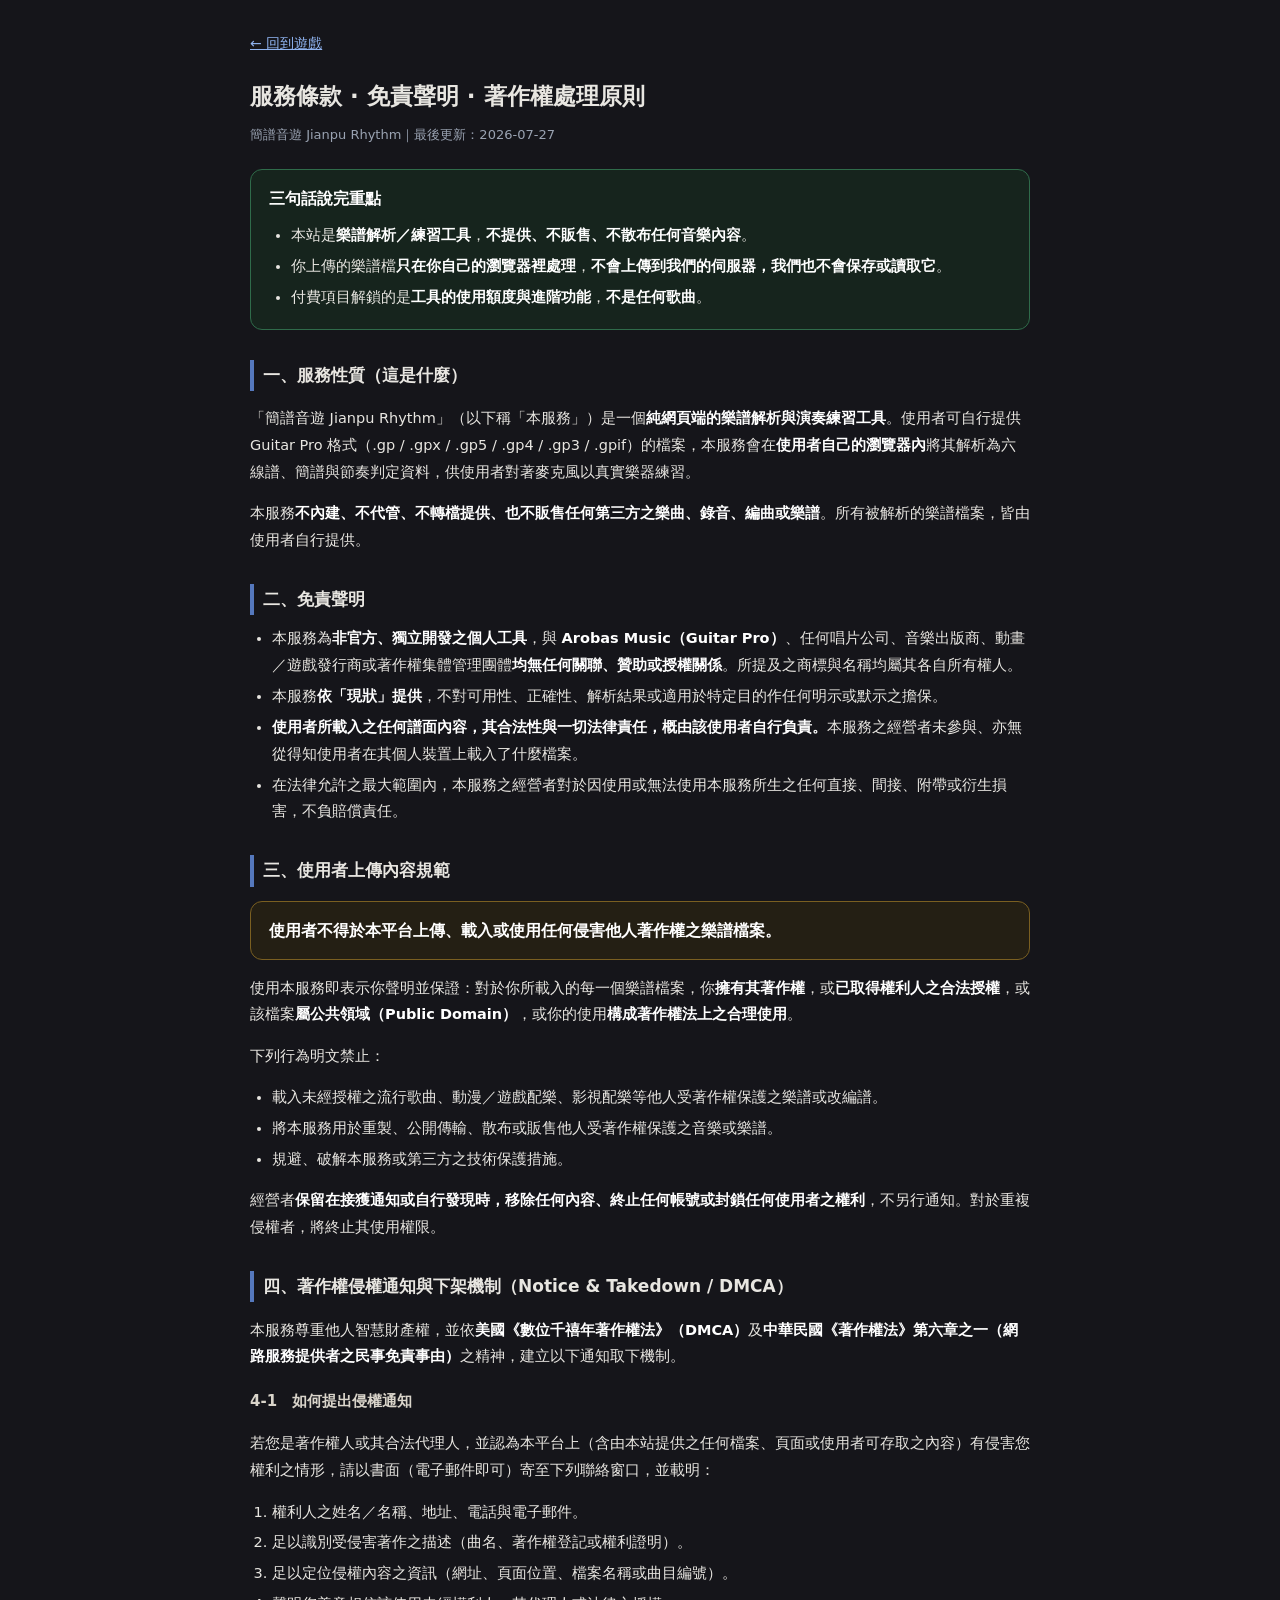
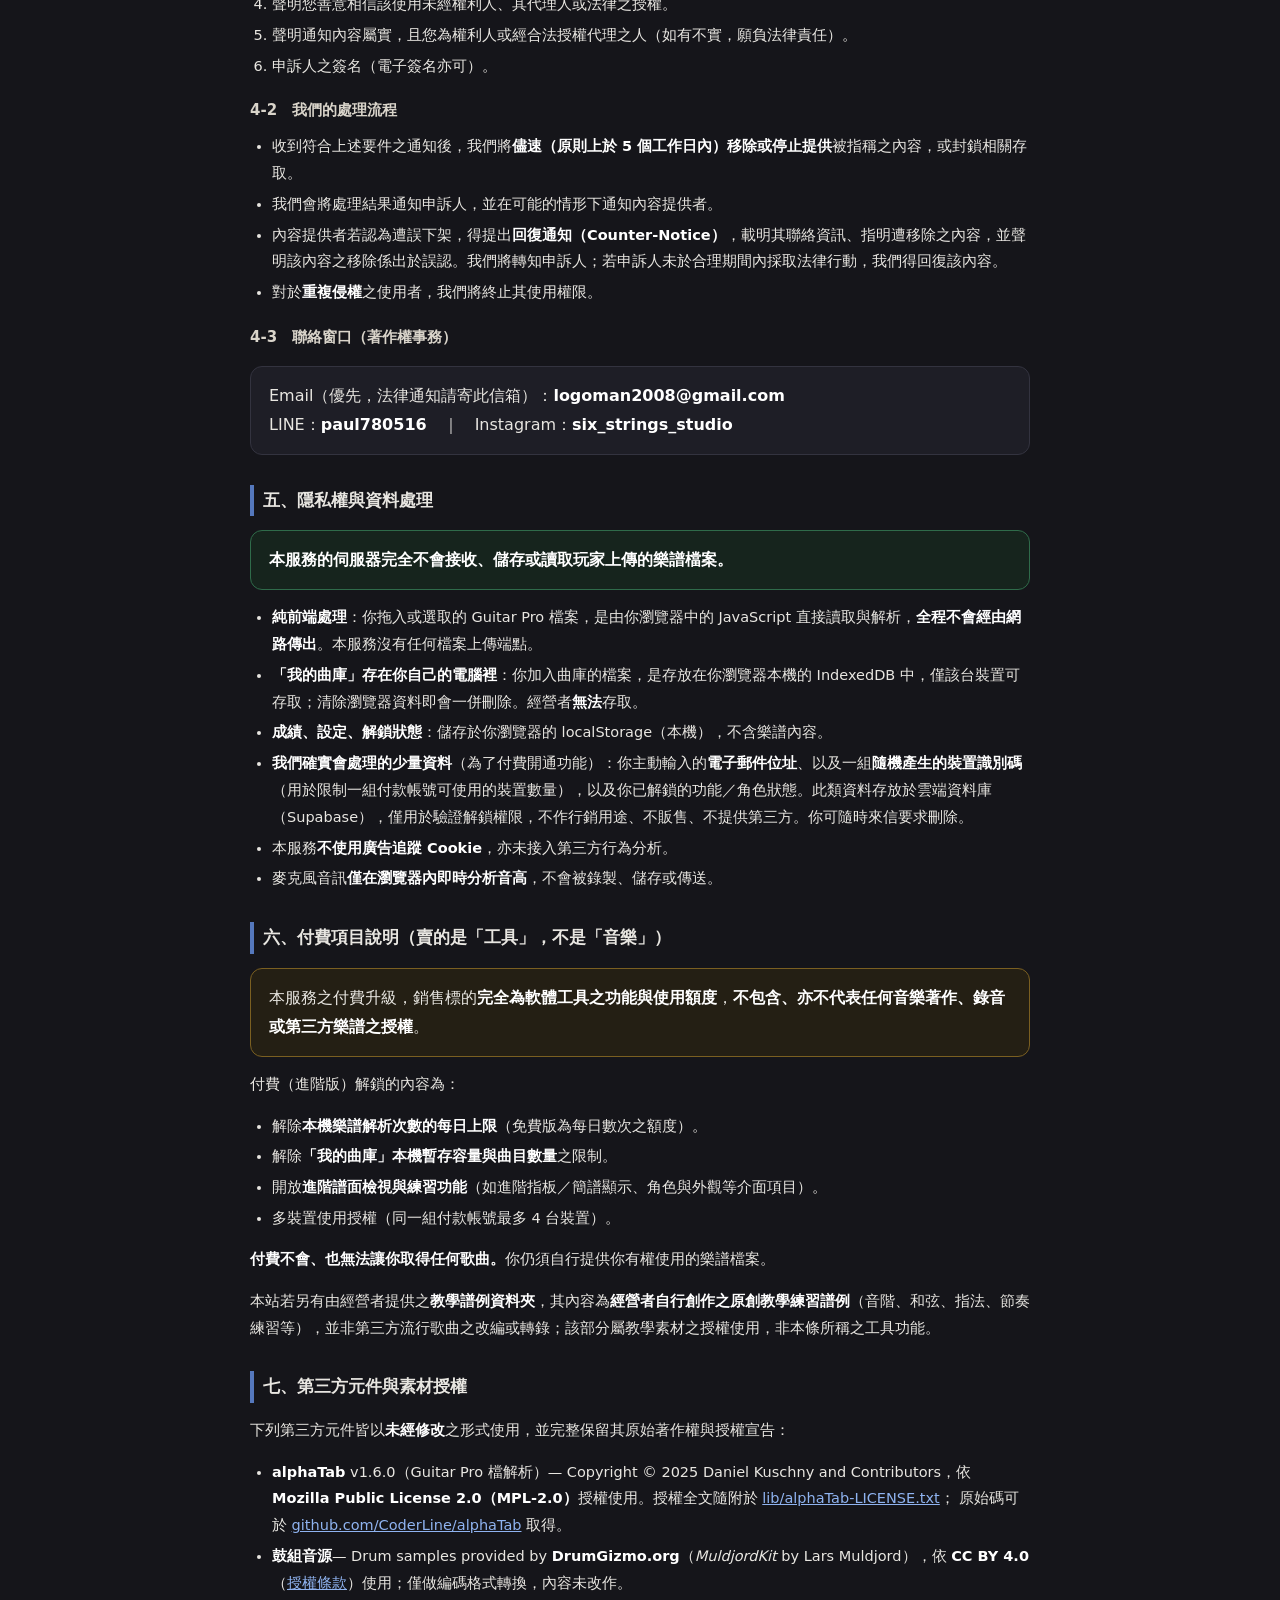
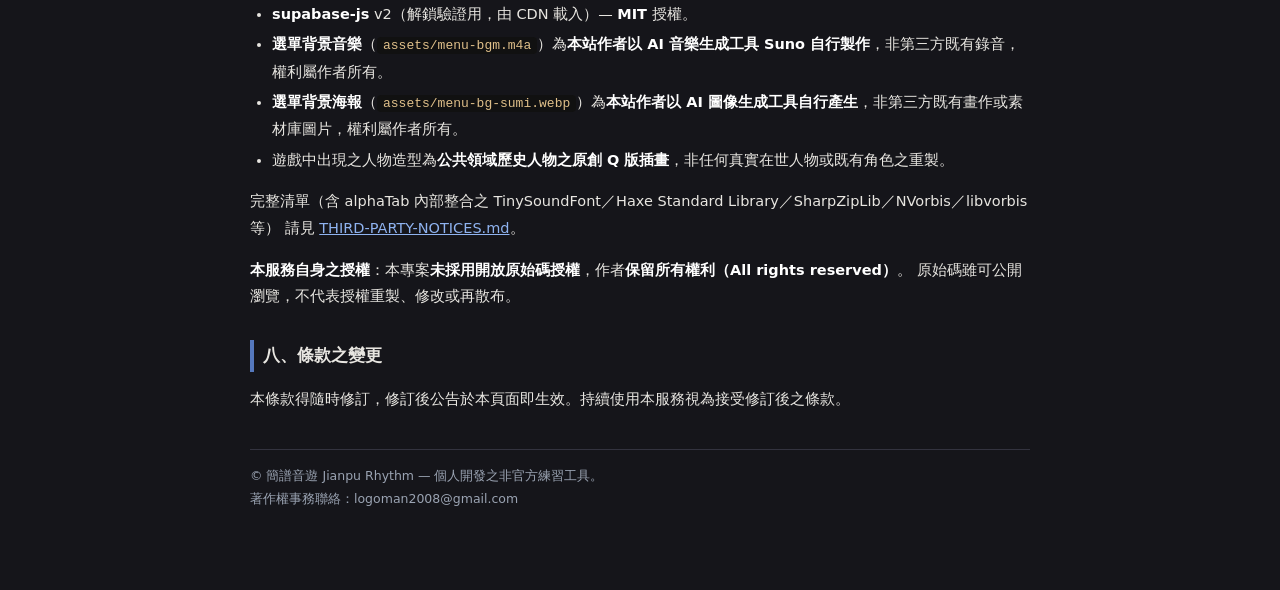
<file: terms.html>
<!DOCTYPE html>
<html lang="zh-Hant">
<head>
<meta charset="UTF-8" />
<meta name="viewport" content="width=device-width, initial-scale=1" />
<title>服務條款・免責聲明・著作權處理｜簡譜音遊 Jianpu Rhythm</title>
<meta name="description" content="簡譜音遊 Jianpu Rhythm 的服務條款、免責聲明、著作權侵權通知與下架機制（DMCA）、隱私權與資料處理說明，以及第三方元件授權。" />
<meta name="robots" content="index, follow" />
<link rel="canonical" href="https://logoman2008-dev.github.io/jianpu-rhythm-play/terms.html" />
<style>
  :root{--bg:#15151a;--card:#1e1e26;--line:#33333f;--txt:#e8e6e1;--muted:#9aa3b2;--accent:#5578bd;--gold:#e0a44b;}
  *{box-sizing:border-box}
  html,body{margin:0;background:var(--bg);color:var(--txt);
    font-family:system-ui,"PingFang TC","Noto Sans TC","Microsoft JhengHei",sans-serif;line-height:1.85}
  .wrap{max-width:820px;margin:0 auto;padding:28px 20px 80px}
  a{color:#8fb3f0}
  h1{font-size:23px;margin:0 0 6px}
  .sub{color:var(--muted);font-size:13px;margin:0 0 22px}
  h2{font-size:17px;margin:30px 0 10px;border-left:4px solid var(--accent);padding-left:9px}
  h3{font-size:15px;margin:18px 0 6px;color:#d9d4ca}
  p,li{font-size:14.5px}
  ul,ol{padding-left:22px;margin:8px 0}
  li{margin:4px 0}
  .box{background:var(--card);border:1px solid var(--line);border-radius:12px;padding:14px 18px;margin:14px 0}
  .box.warn{border-color:#7a5f21;background:#241f14}
  .box.ok{border-color:#2f6b4a;background:#16241d}
  b{color:#fff}
  code{background:#111;padding:1px 6px;border-radius:4px;color:#e0c08a;font-size:13px}
  .back{display:inline-block;margin-bottom:18px;font-size:14px}
  .foot{margin-top:36px;padding-top:14px;border-top:1px solid var(--line);color:var(--muted);font-size:12.5px}
</style>
</head>
<body>
<div class="wrap">
  <a class="back" href="index.html">← 回到遊戲</a>
  <h1>服務條款 · 免責聲明 · 著作權處理原則</h1>
  <p class="sub">簡譜音遊 Jianpu Rhythm｜最後更新：2026-07-27</p>

  <div class="box ok">
    <b>三句話說完重點</b>
    <ul style="margin-bottom:0">
      <li>本站是<b>樂譜解析／練習工具</b>，<b>不提供、不販售、不散布任何音樂內容</b>。</li>
      <li>你上傳的樂譜檔<b>只在你自己的瀏覽器裡處理</b>，<b>不會上傳到我們的伺服器，我們也不會保存或讀取它</b>。</li>
      <li>付費項目解鎖的是<b>工具的使用額度與進階功能</b>，<b>不是任何歌曲</b>。</li>
    </ul>
  </div>

  <h2>一、服務性質（這是什麼）</h2>
  <p>「簡譜音遊 Jianpu Rhythm」（以下稱「本服務」）是一個<b>純網頁端的樂譜解析與演奏練習工具</b>。使用者可自行提供 Guitar Pro 格式（.gp / .gpx / .gp5 / .gp4 / .gp3 / .gpif）的檔案，本服務會在<b>使用者自己的瀏覽器內</b>將其解析為六線譜、簡譜與節奏判定資料，供使用者對著麥克風以真實樂器練習。</p>
  <p>本服務<b>不內建、不代管、不轉檔提供、也不販售任何第三方之樂曲、錄音、編曲或樂譜</b>。所有被解析的樂譜檔案，皆由使用者自行提供。</p>

  <h2>二、免責聲明</h2>
  <ul>
    <li>本服務為<b>非官方、獨立開發之個人工具</b>，與 <b>Arobas Music（Guitar Pro）</b>、任何唱片公司、音樂出版商、動畫／遊戲發行商或著作權集體管理團體<b>均無任何關聯、贊助或授權關係</b>。所提及之商標與名稱均屬其各自所有權人。</li>
    <li>本服務<b>依「現狀」提供</b>，不對可用性、正確性、解析結果或適用於特定目的作任何明示或默示之擔保。</li>
    <li><b>使用者所載入之任何譜面內容，其合法性與一切法律責任，概由該使用者自行負責。</b>本服務之經營者未參與、亦無從得知使用者在其個人裝置上載入了什麼檔案。</li>
    <li>在法律允許之最大範圍內，本服務之經營者對於因使用或無法使用本服務所生之任何直接、間接、附帶或衍生損害，不負賠償責任。</li>
  </ul>

  <h2>三、使用者上傳內容規範</h2>
  <div class="box warn">
    <b>使用者不得於本平台上傳、載入或使用任何侵害他人著作權之樂譜檔案。</b>
  </div>
  <p>使用本服務即表示你聲明並保證：對於你所載入的每一個樂譜檔案，你<b>擁有其著作權</b>，或<b>已取得權利人之合法授權</b>，或該檔案<b>屬公共領域（Public Domain）</b>，或你的使用<b>構成著作權法上之合理使用</b>。</p>
  <p>下列行為明文禁止：</p>
  <ul>
    <li>載入未經授權之流行歌曲、動漫／遊戲配樂、影視配樂等他人受著作權保護之樂譜或改編譜。</li>
    <li>將本服務用於重製、公開傳輸、散布或販售他人受著作權保護之音樂或樂譜。</li>
    <li>規避、破解本服務或第三方之技術保護措施。</li>
  </ul>
  <p>經營者<b>保留在接獲通知或自行發現時，移除任何內容、終止任何帳號或封鎖任何使用者之權利</b>，不另行通知。對於重複侵權者，將終止其使用權限。</p>

  <h2 id="dmca">四、著作權侵權通知與下架機制（Notice &amp; Takedown / DMCA）</h2>
  <p>本服務尊重他人智慧財產權，並依<b>美國《數位千禧年著作權法》（DMCA）</b>及<b>中華民國《著作權法》第六章之一（網路服務提供者之民事免責事由）</b>之精神，建立以下通知取下機制。</p>

  <h3>4-1　如何提出侵權通知</h3>
  <p>若您是著作權人或其合法代理人，並認為本平台上（含由本站提供之任何檔案、頁面或使用者可存取之內容）有侵害您權利之情形，請以書面（電子郵件即可）寄至下列聯絡窗口，並載明：</p>
  <ol>
    <li>權利人之姓名／名稱、地址、電話與電子郵件。</li>
    <li>足以識別受侵害著作之描述（曲名、著作權登記或權利證明）。</li>
    <li>足以定位侵權內容之資訊（網址、頁面位置、檔案名稱或曲目編號）。</li>
    <li>聲明您善意相信該使用未經權利人、其代理人或法律之授權。</li>
    <li>聲明通知內容屬實，且您為權利人或經合法授權代理之人（如有不實，願負法律責任）。</li>
    <li>申訴人之簽名（電子簽名亦可）。</li>
  </ol>

  <h3>4-2　我們的處理流程</h3>
  <ul>
    <li>收到符合上述要件之通知後，我們將<b>儘速（原則上於 5 個工作日內）移除或停止提供</b>被指稱之內容，或封鎖相關存取。</li>
    <li>我們會將處理結果通知申訴人，並在可能的情形下通知內容提供者。</li>
    <li>內容提供者若認為遭誤下架，得提出<b>回復通知（Counter-Notice）</b>，載明其聯絡資訊、指明遭移除之內容，並聲明該內容之移除係出於誤認。我們將轉知申訴人；若申訴人未於合理期間內採取法律行動，我們得回復該內容。</li>
    <li>對於<b>重複侵權</b>之使用者，我們將終止其使用權限。</li>
  </ul>

  <h3>4-3　聯絡窗口（著作權事務）</h3>
  <div class="box">
    Email（優先，法律通知請寄此信箱）：<b>logoman2008@gmail.com</b><br />
    LINE：<b>paul780516</b>　｜　Instagram：<b>six_strings_studio</b>
  </div>

  <h2 id="privacy">五、隱私權與資料處理</h2>
  <div class="box ok">
    <b>本服務的伺服器完全不會接收、儲存或讀取玩家上傳的樂譜檔案。</b>
  </div>
  <ul>
    <li><b>純前端處理</b>：你拖入或選取的 Guitar Pro 檔案，是由你瀏覽器中的 JavaScript 直接讀取與解析，<b>全程不會經由網路傳出</b>。本服務沒有任何檔案上傳端點。</li>
    <li><b>「我的曲庫」存在你自己的電腦裡</b>：你加入曲庫的檔案，是存放在你瀏覽器本機的 IndexedDB 中，僅該台裝置可存取；清除瀏覽器資料即會一併刪除。經營者<b>無法</b>存取。</li>
    <li><b>成績、設定、解鎖狀態</b>：儲存於你瀏覽器的 localStorage（本機），不含樂譜內容。</li>
    <li><b>我們確實會處理的少量資料</b>（為了付費開通功能）：你主動輸入的<b>電子郵件位址</b>、以及一組<b>隨機產生的裝置識別碼</b>（用於限制一組付款帳號可使用的裝置數量），以及你已解鎖的功能／角色狀態。此類資料存放於雲端資料庫（Supabase），僅用於驗證解鎖權限，不作行銷用途、不販售、不提供第三方。你可隨時來信要求刪除。</li>
    <li>本服務<b>不使用廣告追蹤 Cookie</b>，亦未接入第三方行為分析。</li>
    <li>麥克風音訊<b>僅在瀏覽器內即時分析音高</b>，不會被錄製、儲存或傳送。</li>
  </ul>

  <h2>六、付費項目說明（賣的是「工具」，不是「音樂」）</h2>
  <div class="box warn">
    本服務之付費升級，銷售標的<b>完全為軟體工具之功能與使用額度</b>，<b>不包含、亦不代表任何音樂著作、錄音或第三方樂譜之授權</b>。
  </div>
  <p>付費（進階版）解鎖的內容為：</p>
  <ul>
    <li>解除<b>本機樂譜解析次數的每日上限</b>（免費版為每日數次之額度）。</li>
    <li>解除<b>「我的曲庫」本機暫存容量與曲目數量</b>之限制。</li>
    <li>開放<b>進階譜面檢視與練習功能</b>（如進階指板／簡譜顯示、角色與外觀等介面項目）。</li>
    <li>多裝置使用授權（同一組付款帳號最多 4 台裝置）。</li>
  </ul>
  <p><b>付費不會、也無法讓你取得任何歌曲。</b>你仍須自行提供你有權使用的樂譜檔案。</p>
  <p>本站若另有由經營者提供之<b>教學譜例資料夾</b>，其內容為<b>經營者自行創作之原創教學練習譜例</b>（音階、和弦、指法、節奏練習等），並非第三方流行歌曲之改編或轉錄；該部分屬教學素材之授權使用，非本條所稱之工具功能。</p>

  <h2 id="oss">七、第三方元件與素材授權</h2>
  <p>下列第三方元件皆以<b>未經修改</b>之形式使用，並完整保留其原始著作權與授權宣告：</p>
  <ul>
    <li><b>alphaTab</b> v1.6.0（Guitar Pro 檔解析）— Copyright © 2025 Daniel Kuschny and Contributors，依
      <b>Mozilla Public License 2.0（MPL-2.0）</b>授權使用。授權全文隨附於
      <a href="lib/alphaTab-LICENSE.txt" target="_blank" rel="noopener">lib/alphaTab-LICENSE.txt</a>；
      原始碼可於 <a href="https://github.com/CoderLine/alphaTab" target="_blank" rel="noopener">github.com/CoderLine/alphaTab</a> 取得。</li>
    <li><b>鼓組音源</b>— Drum samples provided by <b>DrumGizmo.org</b>（<i>MuldjordKit</i> by Lars Muldjord），依
      <b>CC BY 4.0</b>（<a href="https://creativecommons.org/licenses/by/4.0/" target="_blank" rel="noopener">授權條款</a>）使用；僅做編碼格式轉換，內容未改作。</li>
    <li><b>supabase-js</b> v2（解鎖驗證用，由 CDN 載入）— <b>MIT</b> 授權。</li>
    <li><b>選單背景音樂</b>（<code>assets/menu-bgm.m4a</code>）為<b>本站作者以 AI 音樂生成工具 Suno 自行製作</b>，非第三方既有錄音，權利屬作者所有。</li>
    <li><b>選單背景海報</b>（<code>assets/menu-bg-sumi.webp</code>）為<b>本站作者以 AI 圖像生成工具自行產生</b>，非第三方既有畫作或素材庫圖片，權利屬作者所有。</li>
    <li>遊戲中出現之人物造型為<b>公共領域歷史人物之原創 Q 版插畫</b>，非任何真實在世人物或既有角色之重製。</li>
  </ul>
  <p>完整清單（含 alphaTab 內部整合之 TinySoundFont／Haxe Standard Library／SharpZipLib／NVorbis／libvorbis 等）
     請見 <a href="THIRD-PARTY-NOTICES.md" target="_blank" rel="noopener">THIRD-PARTY-NOTICES.md</a>。</p>
  <p><b>本服務自身之授權</b>：本專案<b>未採用開放原始碼授權</b>，作者<b>保留所有權利（All rights reserved）</b>。
     原始碼雖可公開瀏覽，不代表授權重製、修改或再散布。</p>

  <h2>八、條款之變更</h2>
  <p>本條款得隨時修訂，修訂後公告於本頁面即生效。持續使用本服務視為接受修訂後之條款。</p>

  <div class="foot">
    © 簡譜音遊 Jianpu Rhythm — 個人開發之非官方練習工具。<br />
    著作權事務聯絡：logoman2008@gmail.com
  </div>
</div>
</body>
</html>
</file>
